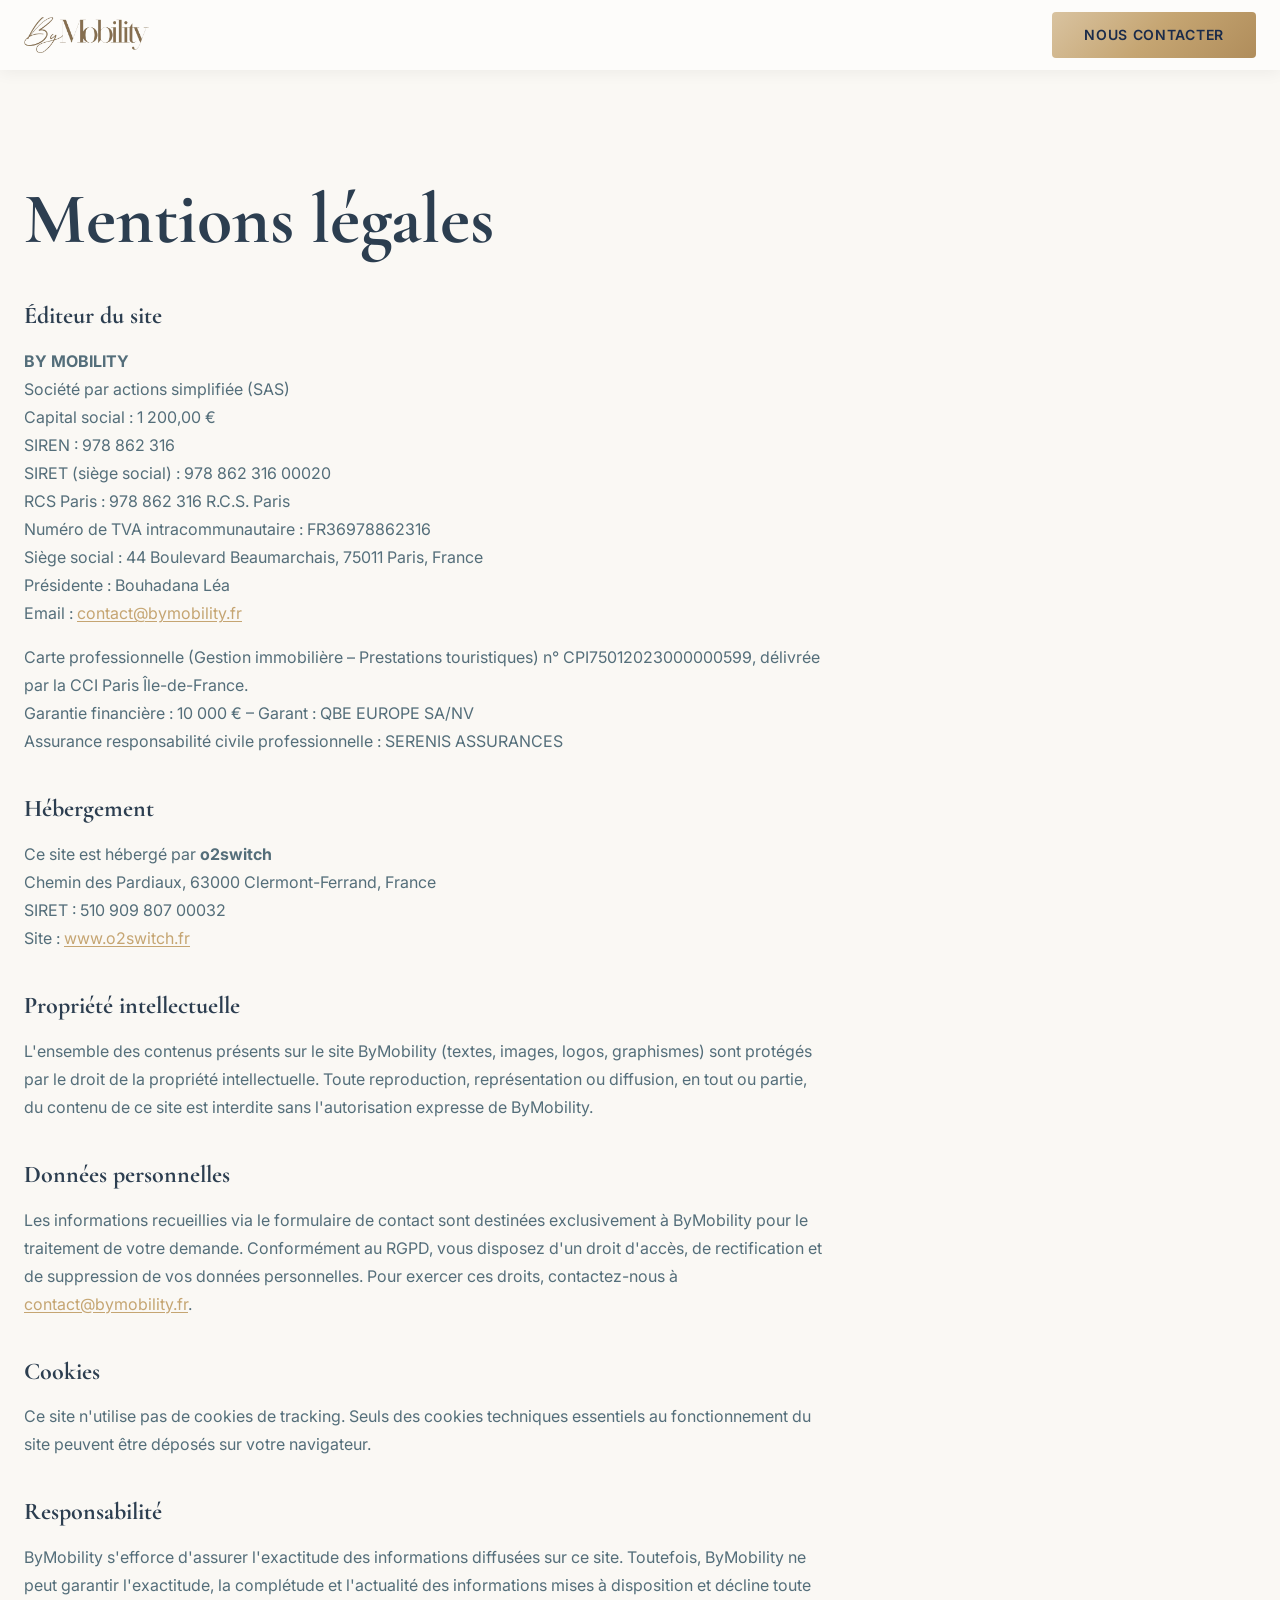
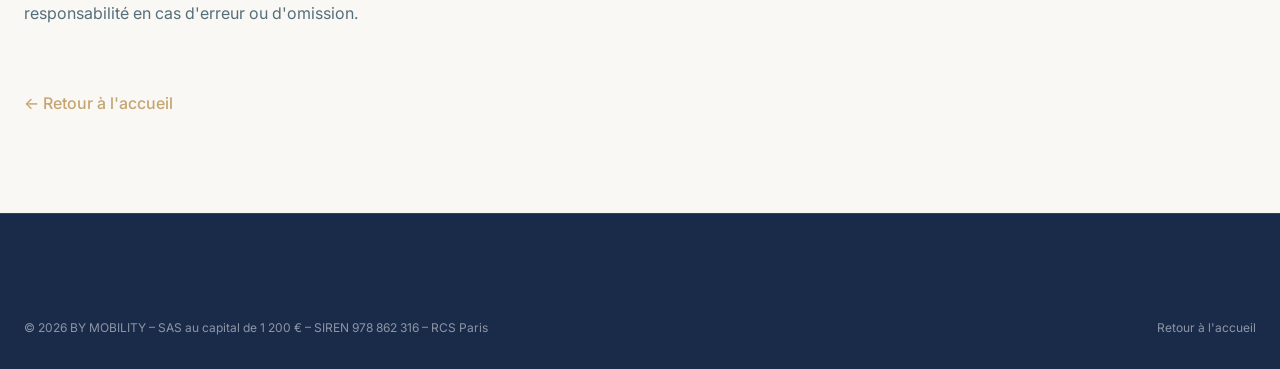
<file: mentions-legales.html>
<!doctype html>
<html lang="fr">
  <head>
    <meta charset="UTF-8" />
    <meta name="viewport" content="width=device-width, initial-scale=1.0" />
    <title>Mentions légales – ByMobility</title>
    <meta
      name="description"
      content="Mentions légales du site ByMobility, conciergerie premium à Paris."
    />
    <link
      rel="icon"
      href="data:image/svg+xml,<svg xmlns='http://www.w3.org/2000/svg' viewBox='0 0 32 32'><rect width='32' height='32' rx='6' fill='%230B1528'/><text x='50%25' y='54%25' dominant-baseline='middle' text-anchor='middle' font-family='Georgia,serif' font-size='18' font-weight='700' fill='%23C9A96E'>B</text></svg>"
      type="image/svg+xml"
    />
    <link rel="apple-touch-icon" href="/apple-touch-icon.png" />
    <link rel="manifest" href="/manifest.json" />
    <meta name="theme-color" content="#0b1528" />
    <link rel="stylesheet" href="css/style.css?v=1.0.8" />
    <link rel="preconnect" href="https://fonts.googleapis.com" />
    <link rel="preconnect" href="https://fonts.gstatic.com" crossorigin />
    <link
      rel="preload"
      as="style"
      href="https://fonts.googleapis.com/css2?family=Cinzel:wght@400;500;700&family=Cormorant+Garamond:ital,wght@0,300;0,400;0,500;0,600;1,400;1,500;1,600;1,700&family=Inter:wght@300;400;500;600&display=swap"
      onload="
        this.onload = null;
        this.rel = 'stylesheet';
      "
    />
    <noscript>
      <link
        rel="stylesheet"
        href="https://fonts.googleapis.com/css2?family=Cinzel:wght@400;500;700&family=Cormorant+Garamond:ital,wght@0,300;0,400;0,500;0,600;1,400;1,500;1,600;1,700&family=Inter:wght@300;400;500;600&display=swap"
      />
    </noscript>
  </head>
  <body>
    <nav class="navbar scrolled" aria-label="Navigation principale">
      <div class="navbar__inner container">
        <a
          href="index.html"
          class="navbar__logo"
          aria-label="ByMobility – Accueil"
        >
          <img src="img/logo.png?v=1" alt="ByMobility" width="156" height="45" />
        </a>
        <div class="navbar__actions">
          <a href="index.html#contact" class="btn btn--primary"
            >Nous contacter</a
          >
        </div>
      </div>
    </nav>

    <main>
      <section class="legal section">
        <div class="container">
          <h1>Mentions légales</h1>

          <div class="legal__content">
            <h2>Éditeur du site</h2>
            <p>
              <strong>BY MOBILITY</strong><br />
              Société par actions simplifiée (SAS)<br />
              Capital social : 1 200,00 €<br />
              SIREN : 978 862 316<br />
              SIRET (siège social) : 978 862 316 00020<br />
              RCS Paris : 978 862 316 R.C.S. Paris<br />
              Numéro de TVA intracommunautaire : FR36978862316<br />
              Siège social : 44 Boulevard Beaumarchais, 75011 Paris, France<br />
              Présidente : Bouhadana Léa<br />
              Email :
              <a href="mailto:contact@bymobility.fr">contact@bymobility.fr</a>
            </p>
            <p>
              Carte professionnelle (Gestion immobilière – Prestations
              touristiques) n° CPI75012023000000599, délivrée par la CCI Paris
              Île-de-France.<br />
              Garantie financière : 10 000 € – Garant : QBE EUROPE SA/NV<br />
              Assurance responsabilité civile professionnelle : SERENIS
              ASSURANCES
            </p>

            <h2>Hébergement</h2>
            <p>
              Ce site est hébergé par <strong>o2switch</strong><br />
              Chemin des Pardiaux, 63000 Clermont-Ferrand, France<br />
              SIRET : 510 909 807 00032<br />
              Site :
              <a
                href="https://www.o2switch.fr"
                target="_blank"
                rel="noopener noreferrer"
                >www.o2switch.fr</a
              >
            </p>

            <h2>Propriété intellectuelle</h2>
            <p>
              L'ensemble des contenus présents sur le site ByMobility (textes,
              images, logos, graphismes) sont protégés par le droit de la
              propriété intellectuelle. Toute reproduction, représentation ou
              diffusion, en tout ou partie, du contenu de ce site est interdite
              sans l'autorisation expresse de ByMobility.
            </p>

            <h2>Données personnelles</h2>
            <p>
              Les informations recueillies via le formulaire de contact sont
              destinées exclusivement à ByMobility pour le traitement de votre
              demande. Conformément au RGPD, vous disposez d'un droit d'accès,
              de rectification et de suppression de vos données personnelles.
              Pour exercer ces droits, contactez-nous à
              <a href="mailto:contact@bymobility.fr">contact@bymobility.fr</a>.
            </p>

            <h2>Cookies</h2>
            <p>
              Ce site n'utilise pas de cookies de tracking. Seuls des cookies
              techniques essentiels au fonctionnement du site peuvent être
              déposés sur votre navigateur.
            </p>

            <h2>Responsabilité</h2>
            <p>
              ByMobility s'efforce d'assurer l'exactitude des informations
              diffusées sur ce site. Toutefois, ByMobility ne peut garantir
              l'exactitude, la complétude et l'actualité des informations mises
              à disposition et décline toute responsabilité en cas d'erreur ou
              d'omission.
            </p>
          </div>

          <a href="index.html" class="legal__back">&larr; Retour à l'accueil</a>
        </div>
      </section>
    </main>

    <footer class="footer">
      <div class="container">
        <div class="footer__bottom" style="margin-top: 0; border-top: none">
          <p>
            &copy; 2026 BY MOBILITY – SAS au capital de 1 200 € – SIREN 978 862
            316 – RCS Paris
          </p>
          <a href="index.html">Retour à l'accueil</a>
        </div>
      </div>
    </footer>
  </body>
</html>
</file>
<file: css/style.css>
/* ═══════════════════════════════════════════════════
   ByMobility – Premium Showcase
   Vanilla CSS (converted from SCSS tokens + mixins)
   ═══════════════════════════════════════════════════ */

/* ─── Fonts chargées via <link> dans le HTML ─── */

/* ─── Custom Properties (Design Tokens) ─── */
:root {
  /* Colors - Palette Luxe Lumineux */
  /* Backgrounds clairs et élégants */
  --cream-50: #fdfcfa;
  --cream-100: #faf8f4;
  --cream-200: #f5f1ea;
  --cream-300: #ede7db;
  --sand-100: #f9f6f1;
  --sand-200: #f0ebe3;

  /* Navy doux - utilisé avec parcimonie pour les accents */
  --navy-50: #f7f9fc;
  --navy-100: #e8edf5;
  --navy-200: #d1dcea;
  --navy-300: #a8bbdb;
  --navy-500: #4a6ba3;
  --navy-700: #2c4570;
  --navy-900: #1a2b4a;

  /* Or champagne/rose - plus doux et raffiné */
  --gold-200: #f5e6d3;
  --gold-300: #e8d4b8;
  --gold-400: #d9c3a0;
  --gold-500: #c5a572;
  --gold-600: #b08d5b;
  --gold-700: #9a7548;

  --white: #ffffff;
  --black: #000000;

  /* Textes sur fond clair */
  --text-primary: #2c3e50;
  --text-secondary: #546e7a;
  --text-muted: #78909c;
  --text-light: #b0bec5;
  --text-on-dark: #fdfcfa;

  /* Typography */
  --font-heading: "Cormorant Garamond", Georgia, "Times New Roman", serif;
  --font-display: "Cinzel", Georgia, serif;
  --font-body:
    "Inter", -apple-system, BlinkMacSystemFont, "Segoe UI", sans-serif;

  --fs-xs: 0.75rem;
  --fs-sm: 0.875rem;
  --fs-base: 1rem;
  --fs-lg: 1.125rem;
  --fs-xl: 1.25rem;
  --fs-2xl: 1.5rem;
  --fs-3xl: 1.875rem;
  --fs-4xl: 2.25rem;
  --fs-5xl: 3rem;
  --fs-6xl: 3.75rem;
  --fs-7xl: 4.5rem;

  /* Spacing */
  --space-1: 0.25rem;
  --space-2: 0.5rem;
  --space-3: 0.75rem;
  --space-4: 1rem;
  --space-5: 1.25rem;
  --space-6: 1.5rem;
  --space-8: 2rem;
  --space-10: 2.5rem;
  --space-12: 3rem;
  --space-16: 4rem;
  --space-20: 5rem;
  --space-24: 6rem;
  --space-32: 8rem;

  /* Layout */
  --container-max: 1280px;
  --container-padding: 1.5rem;

  /* Borders */
  --radius-sm: 4px;
  --radius-md: 8px;
  --radius-lg: 12px;
  --radius-xl: 16px;
  --radius-full: 9999px;

  /* Shadows */
  --shadow-sm: 0 1px 2px rgba(0, 0, 0, 0.05);
  --shadow-md: 0 4px 6px rgba(0, 0, 0, 0.07);
  --shadow-lg: 0 10px 15px rgba(0, 0, 0, 0.1);
  --shadow-xl: 0 20px 25px rgba(0, 0, 0, 0.1);
  --shadow-gold: 0 4px 20px rgba(201, 169, 110, 0.3);

  /* Transitions */
  --ease-out: cubic-bezier(0.16, 1, 0.3, 1);
  --ease-in-out: cubic-bezier(0.65, 0, 0.35, 1);
  --duration-fast: 300ms;
  --duration-normal: 450ms;
  --duration-slow: 750ms;
  --duration-reveal: 1100ms;

  /* Z-index */
  --z-base: 1;
  --z-dropdown: 10;
  --z-sticky: 50;
  --z-overlay: 100;
  --z-modal: 200;
}

/* ─── Reset ─── */
*,
*::before,
*::after {
  box-sizing: border-box;
  margin: 0;
  padding: 0;
}

html {
  scroll-behavior: smooth;
  -webkit-text-size-adjust: 100%;
  text-size-adjust: 100%;
  overflow-x: hidden;
}

body {
  margin: 0;
  font-family: var(--font-body);
  font-size: var(--fs-base);
  line-height: 1.6;
  color: var(--text-primary);
  background-color: var(--cream-50);
  -webkit-font-smoothing: antialiased;
  -moz-osx-font-smoothing: grayscale;
  scroll-behavior: smooth;
  overflow-x: hidden;
}

body.no-scroll {
  overflow: hidden;
}

img,
picture,
video,
canvas,
svg {
  display: block;
  max-width: 100%;
}

input,
button,
textarea,
select {
  font: inherit;
  color: inherit;
}

button {
  cursor: pointer;
  border: none;
  background: none;
}

a {
  color: inherit;
  text-decoration: none;
}

ul,
ol {
  list-style: none;
}

h1,
h2,
h3,
h4,
h5,
h6 {
  overflow-wrap: break-word;
  font-family: var(--font-heading);
  font-weight: 700;
  line-height: 1.2;
  color: var(--text-primary);
}

p {
  overflow-wrap: break-word;
  font-family: var(--font-body);
  font-weight: 400;
  color: var(--text-secondary);
}

::selection {
  background-color: var(--gold-200);
  color: var(--navy-700);
}

/* ─── Typography Scale ─── */
h1 {
  font-size: var(--fs-5xl);
}
h2 {
  font-size: var(--fs-3xl);
}
h3 {
  font-size: var(--fs-2xl);
}
h4 {
  font-size: var(--fs-xl);
}

@media (min-width: 768px) {
  h1 {
    font-size: var(--fs-6xl);
  }
  h2 {
    font-size: var(--fs-4xl);
  }
  h3 {
    font-size: var(--fs-3xl);
  }
  h4 {
    font-size: var(--fs-2xl);
  }
}

@media (min-width: 1024px) {
  h1 {
    font-size: var(--fs-7xl);
  }
  h2 {
    font-size: var(--fs-5xl);
  }
}

/* ─── Utilities ─── */
.container {
  width: 100%;
  max-width: var(--container-max);
  margin-inline: auto;
  padding-inline: var(--container-padding);
}

.section {
  padding-block: var(--space-16);
}

@media (min-width: 768px) {
  .section {
    padding-block: var(--space-20);
  }
}

@media (min-width: 1024px) {
  .section {
    padding-block: var(--space-24);
  }
}

.sr-only {
  position: absolute;
  width: 1px;
  height: 1px;
  padding: 0;
  margin: -1px;
  overflow: hidden;
  clip: rect(0, 0, 0, 0);
  white-space: nowrap;
  border-width: 0;
}

.bg-cream-50 {
  background-color: var(--cream-50);
}
.bg-cream-100 {
  background-color: var(--cream-100);
}
.bg-cream-200 {
  background-color: var(--cream-200);
}
.bg-sand-100 {
  background-color: var(--sand-100);
}
.bg-navy-100 {
  background-color: var(--navy-100);
}
.bg-navy-700 {
  background-color: var(--navy-700);
}
.bg-navy-900 {
  background-color: var(--navy-900);
}

.text-on-dark {
  color: var(--text-on-dark);
}
.text-on-dark h1,
.text-on-dark h2,
.text-on-dark h3,
.text-on-dark h4 {
  color: var(--white);
}
.text-on-dark p {
  color: var(--text-on-dark);
}

.text-gold {
  color: var(--gold-600);
}

.gold-gradient-text {
  background: linear-gradient(135deg, var(--gold-500), var(--gold-700));
  -webkit-background-clip: text;
  background-clip: text;
  -webkit-text-fill-color: transparent;
}

.micro-label {
  font-family: var(--font-display);
  font-size: var(--fs-xs);
  font-weight: 400;
  letter-spacing: 0.28em;
  text-transform: uppercase;
  color: var(--gold-600);
}

/* ─── Keyframes ─── */
@keyframes fade-up {
  from {
    opacity: 0;
    transform: translateY(18px);
  }
  to {
    opacity: 1;
    transform: translateY(0);
  }
}

@keyframes fade-in {
  from {
    opacity: 0;
  }
  to {
    opacity: 1;
  }
}

@keyframes slide-left {
  from {
    opacity: 0;
    transform: translateX(40px);
  }
  to {
    opacity: 1;
    transform: translateX(0);
  }
}

@keyframes slide-right {
  from {
    opacity: 0;
    transform: translateX(-40px);
  }
  to {
    opacity: 1;
    transform: translateX(0);
  }
}

@keyframes scale-in {
  from {
    opacity: 0;
    transform: scale(0.95);
  }
  to {
    opacity: 1;
    transform: scale(1);
  }
}

@keyframes scroll-indicator {
  0%,
  100% {
    transform: translateY(0);
    opacity: 1;
  }
  50% {
    transform: translateY(8px);
    opacity: 0.5;
  }
}

@keyframes hero-scroll-float {
  0%,
  100% {
    transform: translateX(-50%) translateY(0px);
  }
  50% {
    transform: translateX(-50%) translateY(-7px);
  }
}

/* ─── Reveal on Scroll — pure transition, bidirectional ─── */
.reveal {
  opacity: 0;
  transition:
    opacity var(--duration-reveal) var(--ease-out),
    transform var(--duration-reveal) var(--ease-out);
  transition-delay: 0ms; /* exit: no delay */
}

.reveal--fade-up {
  transform: translateY(18px);
}
.reveal--slide-left {
  transform: translateX(24px);
}
.reveal--slide-right {
  transform: translateX(-24px);
}
.reveal--scale-in {
  transform: scale(0.95);
}
.reveal--fade-in {
  transform: none;
}

/* Enter state — delay only on entry */
.reveal.in-view {
  opacity: 1;
  transform: none;
  transition-delay: var(--delay, 0ms);
}

@media (prefers-reduced-motion: reduce) {
  html {
    scroll-behavior: auto;
  }
  *,
  *::before,
  *::after {
    animation-duration: 0.01ms !important;
    animation-iteration-count: 1 !important;
    transition-duration: 0.01ms !important;
  }
  .reveal {
    opacity: 1;
    transform: none;
  }
}

/* ═══════════════════════════════════════════
   COMPONENTS
   ═══════════════════════════════════════════ */

/* ─── Buttons ─── */
.btn {
  display: inline-flex;
  align-items: center;
  justify-content: center;
  gap: var(--space-2);
  padding: var(--space-3) var(--space-8);
  font-family: var(--font-body);
  font-size: var(--fs-sm);
  font-weight: 600;
  letter-spacing: 0.05em;
  text-transform: uppercase;
  border-radius: var(--radius-sm);
  cursor: pointer;
  border: none;
  transition:
    background-color var(--duration-normal) var(--ease-out),
    color var(--duration-normal) var(--ease-out),
    box-shadow var(--duration-normal) var(--ease-out),
    transform var(--duration-normal) var(--ease-out);
}

.btn:focus-visible {
  outline: 2px solid var(--gold-500);
  outline-offset: 2px;
}

.btn:active {
  transform: scale(0.98);
}

.btn--primary {
  background: linear-gradient(
    135deg,
    var(--gold-400),
    var(--gold-500),
    var(--gold-600)
  );
  color: var(--navy-900);
  position: relative;
  overflow: hidden;
}

.btn--primary::after {
  content: "";
  position: absolute;
  inset: 0;
  background: linear-gradient(
    105deg,
    transparent 40%,
    rgba(255, 255, 255, 0.2) 45%,
    rgba(255, 255, 255, 0.3) 50%,
    rgba(255, 255, 255, 0.2) 55%,
    transparent 60%
  );
  transform: translateX(-100%);
  transition: transform var(--duration-slow) var(--ease-out);
}

.btn--primary:hover::after {
  transform: translateX(100%);
}

.btn--primary:hover {
  box-shadow: var(--shadow-gold);
}

.btn--outline {
  background: transparent;
  border: 2px solid var(--gold-600);
  color: var(--navy-900);
}

.btn--outline:hover {
  background: var(--gold-600);
  color: var(--white);
  border-color: var(--gold-600);
}

/* ─── Section Heading ─── */
.section-heading {
  margin-bottom: var(--space-12);
  text-align: center;
}

@media (min-width: 768px) {
  .section-heading {
    margin-bottom: var(--space-16);
  }
}

.section-heading__label {
  display: block;
  margin-bottom: var(--space-3);
}

.section-heading__title {
  margin-bottom: var(--space-4);
}

.section-heading__subtitle {
  font-size: var(--fs-lg);
  max-width: 600px;
  margin-inline: auto;
}

.section-heading--left {
  text-align: left;
}

.section-heading--left .section-heading__subtitle {
  margin-inline: 0;
}

.section-heading--light .section-heading__title {
  color: var(--white);
}

.section-heading--light .section-heading__subtitle {
  color: var(--text-on-dark);
}

/* ─── Gold Separator ─── */
.gold-separator {
  display: flex;
  align-items: center;
  justify-content: center;
  gap: var(--space-3);
  margin-top: var(--space-6);
}

.section-heading--left .gold-separator {
  justify-content: flex-start;
}

.gold-separator .line {
  display: block;
  width: 40px;
  height: 1px;
  background: var(--gold-500);
}

.gold-separator .diamond {
  color: var(--gold-500);
  width: 10px;
  height: 10px;
  flex-shrink: 0;
}

/* ─── Star Rating ─── */
.stars {
  display: flex;
  gap: 2px;
}

.star {
  color: var(--cream-300);
  width: 18px;
  height: 18px;
}

.star.filled {
  color: var(--gold-500);
}

/* ═══════════════════════════════════════════
   NAVBAR
   ═══════════════════════════════════════════ */
.navbar {
  position: fixed;
  top: 0;
  left: 0;
  right: 0;
  z-index: var(--z-sticky);
  padding: var(--space-4) 0;
  background-color: transparent;
  transition:
    padding var(--duration-normal) var(--ease-out),
    background-color var(--duration-normal) var(--ease-out),
    box-shadow var(--duration-normal) var(--ease-out);
}

.navbar.scrolled {
  background: rgba(253, 252, 250, 0.98);
  backdrop-filter: blur(12px);
  padding: var(--space-3) 0;
  box-shadow: 0 2px 16px rgba(0, 0, 0, 0.06);
}

.navbar__inner {
  display: flex;
  align-items: center;
  justify-content: space-between;
  gap: var(--space-4);
}

.navbar__logo {
  display: flex;
  align-items: center;
  text-decoration: none;
}

.navbar__logo img {
  height: 45px;
  width: auto;
  max-width: 190px;
  object-fit: contain;
  display: block;
  transition:
    height var(--duration-normal) var(--ease-out),
    filter var(--duration-normal) var(--ease-out);
  /* Halo diffus #d5d1c3 subtilement renforcé et orienté vers la gauche */
  filter: drop-shadow(-2px 0 8px #d5d1c3) drop-shadow(0 0 10px #d5d1c3);
}

.navbar.scrolled .navbar__logo img {
  height: 36px;
  filter: none;
}

.navbar__logo .logo-text {
  font-family: var(--font-display);
  font-size: var(--fs-2xl);
  font-weight: 500;
  letter-spacing: 0.06em;
  color: var(--white);
  transition: color var(--duration-normal) var(--ease-out);
}

.navbar.scrolled .navbar__logo .logo-text {
  color: var(--navy-900);
}

.navbar__logo .logo-accent {
  color: var(--gold-400);
  transition: color var(--duration-normal) var(--ease-out);
}

.navbar.scrolled .navbar__logo .logo-accent {
  color: var(--gold-600);
}

.navbar__actions {
  display: flex;
  align-items: center;
  gap: var(--space-3);
}

/* ─── Navigation desktop ─── */
.navbar__nav {
  display: none;
  position: relative;
  flex: 1;
  justify-content: center;
}

@media (min-width: 1024px) {
  .navbar__nav {
    display: flex;
    align-items: center;
  }
}

.navbar__nav > ul {
  display: flex;
  align-items: center;
  list-style: none;
  padding: 0;
  margin: 0;
}

.nav__link {
  display: block;
  padding: 6px 13px;
  font-family: var(--font-body);
  font-size: 0.68rem;
  font-weight: 500;
  letter-spacing: 0.09em;
  text-transform: uppercase;
  color: rgba(255, 255, 255, 0.7);
  text-decoration: none;
  white-space: nowrap;
  position: relative;
  z-index: 1;
  transition: color var(--duration-fast) var(--ease-out);
}

.navbar.scrolled .nav__link {
  color: var(--navy-600);
}

.nav__link:hover,
.nav__link.active {
  color: var(--white);
}

.navbar.scrolled .nav__link:hover,
.navbar.scrolled .nav__link.active {
  color: var(--navy-900);
}

/* Pill animée */
.nav__indicator {
  position: absolute;
  top: 50%;
  left: 0;
  height: 30px;
  width: 80px; /* remplace par JS */
  margin-top: -15px;
  border-radius: var(--radius-full);
  background: rgba(255, 255, 255, 0.11);
  border: 1px solid rgba(255, 255, 255, 0.16);
  pointer-events: none;
  opacity: 0;
  transform: translateX(0px);
  transition:
    transform 0.45s cubic-bezier(0.22, 1, 0.36, 1),
    width 0.45s cubic-bezier(0.22, 1, 0.36, 1),
    opacity 0.3s ease,
    background 0.4s ease,
    border-color 0.4s ease;
}

.navbar.scrolled .nav__indicator {
  background: rgba(26, 43, 74, 0.07);
  border-color: rgba(26, 43, 74, 0.12);
}

.nav__indicator.visible {
  opacity: 1;
}

/* ─── Hamburger ─── */
.navbar__hamburger {
  display: flex;
  flex-direction: column;
  justify-content: center;
  gap: 5px;
  width: 34px;
  height: 34px;
  background: none;
  border: none;
  cursor: pointer;
  padding: 5px;
  flex-shrink: 0;
}

@media (min-width: 1024px) {
  .navbar__hamburger {
    display: none;
  }
}

.navbar__hamburger span {
  display: block;
  height: 1.5px;
  width: 100%;
  border-radius: 2px;
  background: var(--white);
  transition:
    transform 0.35s var(--ease-in-out),
    opacity 0.25s ease,
    width 0.3s ease;
  transform-origin: center;
}

.navbar.scrolled .navbar__hamburger span {
  background: var(--navy-900);
}

.navbar__hamburger.open span:nth-child(1) {
  transform: translateY(6.5px) rotate(45deg);
}
.navbar__hamburger.open span:nth-child(2) {
  opacity: 0;
  transform: scaleX(0);
}
.navbar__hamburger.open span:nth-child(3) {
  transform: translateY(-6.5px) rotate(-45deg);
}

/* ─── Mobile Menu ─── */
.mobile-menu {
  position: fixed;
  inset: 0;
  z-index: var(--z-overlay);
  background: rgba(253, 252, 250, 0.98);
  backdrop-filter: blur(20px);
  animation: fade-in 300ms var(--ease-out);
  display: none;
}

.mobile-menu.active {
  display: block;
}

@media (min-width: 1024px) {
  .mobile-menu {
    display: none !important;
  }
}

.mobile-menu__content {
  display: flex;
  flex-direction: column;
  justify-content: center;
  align-items: center;
  height: 100%;
  padding: var(--space-20) var(--space-6);
}

.mobile-menu__links {
  display: flex;
  flex-direction: column;
  align-items: center;
  gap: var(--space-6);
}

.mobile-menu__links li {
  opacity: 0;
  animation: fade-up 400ms var(--ease-out) forwards;
}

.mobile-menu__links li:nth-child(1) {
  animation-delay: 50ms;
}
.mobile-menu__links li:nth-child(2) {
  animation-delay: 100ms;
}
.mobile-menu__links li:nth-child(3) {
  animation-delay: 150ms;
}
.mobile-menu__links li:nth-child(4) {
  animation-delay: 200ms;
}
.mobile-menu__links li:nth-child(5) {
  animation-delay: 250ms;
}
.mobile-menu__links li:nth-child(6) {
  animation-delay: 300ms;
}
.mobile-menu__links li:nth-child(7) {
  animation-delay: 350ms;
}
.mobile-menu__links li:nth-child(8) {
  animation-delay: 400ms;
}

.mobile-menu__link {
  font-family: var(--font-heading);
  font-size: var(--fs-2xl);
  font-weight: 700;
  color: var(--navy-900);
  transition: color var(--duration-normal) var(--ease-out);
}

.mobile-menu__link:hover {
  color: var(--gold-600);
}

.mobile-menu__close {
  position: absolute;
  top: var(--space-6);
  right: var(--space-6);
  display: flex;
  align-items: center;
  justify-content: center;
  width: 42px;
  height: 42px;
  border-radius: 50%;
  background: rgba(26, 43, 74, 0.07);
  border: 1px solid rgba(26, 43, 74, 0.12);
  color: var(--navy-900);
  cursor: pointer;
  transition:
    background var(--duration-fast) ease,
    transform var(--duration-fast) ease;
}

.mobile-menu__close:hover {
  background: rgba(26, 43, 74, 0.14);
  transform: rotate(90deg);
}

.mobile-menu__cta {
  margin-top: var(--space-10);
  opacity: 0;
  animation: fade-up 400ms var(--ease-out) forwards;
  animation-delay: 500ms;
}

/* ═══════════════════════════════════════════
   HERO
   ═══════════════════════════════════════════ */
.hero {
  position: relative;
  min-height: 100vh;
  min-height: 100dvh;
  display: flex;
  align-items: center;
  justify-content: center;
  overflow: hidden;
}

/* Lens flare — points lumineux alignés comme le soleil sur une vitre */
.hero::before {
  content: "";
  position: absolute;
  inset: 0;
  z-index: 2;
  pointer-events: none;
  background:
    /* Source solaire — halo chaud diffus en haut à droite */
    radial-gradient(
      ellipse 140px 140px at 82% 8%,
      rgba(255, 248, 220, 0.7) 0%,
      transparent 100%
    ),
    /* Couronne autour de la source */
    radial-gradient(
        ellipse 120px 120px at 76% 20%,
        rgba(255, 248, 220, 0.5) 0%,
        transparent 100%
      ),
    /* Reflet 1 — petit point vif */
    radial-gradient(
        circle 7px at 76% 20%,
        rgba(255, 255, 255, 0.82) 0%,
        transparent 100%
      ),
    /* Couronne autour de la source */
    radial-gradient(
        ellipse 80px 80px at 70% 30%,
        rgba(255, 248, 220, 0.3) 0%,
        transparent 100%
      ),
    /* Reflet 1 — petit point vif */
    radial-gradient(
        circle 7px at 70% 30%,
        rgba(255, 255, 255, 0.82) 0%,
        transparent 100%
      );
}

.hero__bg {
  position: absolute;
  inset: -28% 0;
  z-index: 0;
}

.hero__bg img {
  width: 100%;
  height: 100%;
  object-fit: cover;
  /* Blur proportionnel à la taille de l'écran via clamp() :
     5px sur mobile → 8px sur 2K, progression linéaire entre les deux */
  filter: blur(clamp(5px, 0.35vw, 8px));
  transform: scale(1.06); /* évite les bords flous visibles */
}

.hero__overlay {
  position: absolute;
  inset: 0;
  z-index: 1;

  /* Fond vitré — blanc très léger */
  background: linear-gradient(
    160deg,
    rgba(255, 255, 255, 0.2) 0%,
    rgba(255, 255, 255, 0.13) 50%,
    rgba(255, 255, 255, 0.22) 100%
  );

  /* Verre dépoli : saturation et luminosité uniquement
     (le blur est appliqué directement sur l'image via filter pour être cross-device) */
  -webkit-backdrop-filter: saturate(0.8) brightness(1.04);
  backdrop-filter: saturate(0.8) brightness(1.04);

  /* Épaisseur de vitre — bords luminescents sur les 4 côtés */
  box-shadow:
    /* Ligne fine lumineuse sur chaque bord */
    inset 0 2px 0 rgba(255, 255, 255, 0.72),
    inset 0 -2px 0 rgba(255, 255, 255, 0.52),
    inset 2px 0 0 rgba(255, 255, 255, 0.52),
    inset -2px 0 0 rgba(255, 255, 255, 0.38),
    /* Halo lumineux derrière chaque ligne */ inset 0 8px 16px -4px
      rgba(255, 255, 255, 0.38),
    inset 0 -8px 16px -4px rgba(255, 255, 255, 0.26),
    inset 8px 0 16px -4px rgba(255, 255, 255, 0.26),
    inset -8px 0 16px -4px rgba(255, 255, 255, 0.18);
}

/* Grain physique — texture de verre */
.hero__overlay::before {
  content: "";
  position: absolute;
  inset: 0;
  background-image: url("data:image/svg+xml,%3Csvg xmlns='http://www.w3.org/2000/svg' width='400' height='400'%3E%3Cfilter id='grain'%3E%3CfeTurbulence type='fractalNoise' baseFrequency='0.68' numOctaves='4' stitchTiles='stitch'/%3E%3CfeColorMatrix type='saturate' values='0'/%3E%3C/filter%3E%3Crect width='400' height='400' filter='url(%23grain)' opacity='1'/%3E%3C/svg%3E");
  background-size: 180px 180px;
  opacity: 0.4;
  mix-blend-mode: soft-light;
  pointer-events: none;
  border-radius: inherit;
}

/* Reflet spéculaire + vignette profondeur */
.hero__overlay::after {
  content: "";
  position: absolute;
  inset: 0;
  background:
    /* Vignette coins — profondeur de champ */
    radial-gradient(
      ellipse 88% 75% at 50% 50%,
      transparent 38%,
      rgba(18, 28, 48, 0.22) 100%
    ),
    /* Reflet spéculaire diagonal — lustre de verre */
    linear-gradient(
        148deg,
        rgba(255, 255, 255, 0.42) 0%,
        rgba(255, 255, 255, 0.1) 12%,
        rgba(255, 255, 255, 0) 30%,
        rgba(255, 255, 255, 0) 78%,
        rgba(255, 255, 255, 0.09) 100%
      );
  pointer-events: none;
}

.hero__content {
  position: relative;
  z-index: 2;
  text-align: center;
  padding: var(--space-24) var(--space-6) var(--space-16);
  max-width: 900px;
  animation: fade-up var(--duration-reveal) var(--ease-out);
}

.hero__label {
  display: block;
  margin-bottom: var(--space-6);
  font-size: var(--fs-sm);
  text-shadow: 0 1px 4px rgba(255, 255, 255, 0.45);
  font-weight: 600;
}

.hero__title {
  font-family: var(--font-display);
  font-size: var(--fs-4xl);
  font-weight: 400;
  color: var(--navy-900);
  line-height: 1.15;
  letter-spacing: 0.02em;
  margin-bottom: var(--space-6);
  text-shadow:
    0 1px 4px rgba(255, 255, 255, 0.55),
    0 2px 12px rgba(255, 255, 255, 0.35);
}

@media (min-width: 768px) {
  .hero__title {
    font-size: var(--fs-5xl);
  }
}

@media (min-width: 1024px) {
  .hero__title {
    font-size: var(--fs-6xl);
    letter-spacing: 0.01em;
  }
}

.hero__title .gold {
  font-family: var(--font-heading);
  font-style: italic;
  font-weight: 600;
  font-size: 1.15em;
  color: var(--gold-600);
  letter-spacing: 0;
}

.hero__subtitle {
  font-size: var(--fs-base);
  color: var(--text-primary);
  line-height: 1.75;
  max-width: 650px;
  margin-inline: auto;
  margin-bottom: var(--space-8);
  text-shadow:
    0 1px 3px rgba(255, 255, 255, 0.9),
    0 2px 8px rgba(255, 255, 255, 0.7);
  font-weight: 500;
}

@media (min-width: 768px) {
  .hero__subtitle {
    font-size: var(--fs-lg);
  }
}

.hero__ctas {
  display: flex;
  flex-direction: column;
  gap: var(--space-4);
  align-items: center;
}

@media (min-width: 640px) {
  .hero__ctas {
    flex-direction: row;
    justify-content: center;
  }
}

.hero__scroll {
  position: absolute;
  bottom: var(--space-8);
  left: 50%;
  transform: translateX(-50%);
  z-index: 2;
  display: flex;
  flex-direction: column;
  align-items: center;
  gap: var(--space-2);
  text-decoration: none;
  cursor: pointer;
  animation: hero-scroll-float 2.8s ease-in-out infinite;
}

.hero__scroll:hover .scroll-text {
  color: var(--gold-500);
  text-shadow:
    0 0 16px rgba(197, 165, 114, 0.8),
    0 1px 3px rgba(255, 255, 255, 0.6);
}

.hero__scroll:hover .scroll-line {
  box-shadow:
    0 0 14px rgba(197, 165, 114, 0.9),
    0 0 4px rgba(197, 165, 114, 1);
}

.scroll-text {
  font-size: var(--fs-xs);
  font-weight: 600;
  letter-spacing: 0.18em;
  text-transform: uppercase;
  color: var(--navy-900);
  text-shadow:
    0 0 12px rgba(255, 255, 255, 0.9),
    0 1px 3px rgba(255, 255, 255, 0.7);
}

.scroll-line {
  width: 2px;
  height: 44px;
  background: linear-gradient(180deg, var(--gold-500) 0%, var(--gold-600) 100%);
  box-shadow:
    0 0 8px rgba(197, 165, 114, 0.7),
    0 0 2px rgba(197, 165, 114, 1);
  animation: scroll-indicator 2s ease-in-out infinite;
}

/* ═══════════════════════════════════════════
   SERVICES
   ═══════════════════════════════════════════ */
.services__grid {
  display: grid;
  grid-template-columns: 1fr;
  gap: var(--space-8);
}

@media (min-width: 768px) {
  .services__grid {
    grid-template-columns: repeat(2, 1fr);
  }
}

.service-card {
  background: var(--white);
  border-radius: var(--radius-lg);
  box-shadow: var(--shadow-sm);
  border: 1px solid var(--cream-300);
  padding: var(--space-8);
  display: flex;
  flex-direction: column;
  transition:
    transform var(--duration-normal) var(--ease-out),
    box-shadow var(--duration-normal) var(--ease-out);
}

@media (min-width: 768px) {
  .service-card {
    padding: var(--space-10);
  }
}

.service-card:hover {
  transform: translateY(-4px);
  box-shadow: var(--shadow-xl);
}

.service-card__header {
  margin-bottom: var(--space-6);
}

.service-card__title {
  font-size: var(--fs-2xl);
  margin-bottom: var(--space-2);
  color: var(--navy-900);
}

.service-card__subtitle {
  margin-bottom: var(--space-4);
}

.service-card__commission {
  display: flex;
  align-items: baseline;
  gap: var(--space-2);
}

.commission-value {
  font-family: var(--font-heading);
  font-size: var(--fs-4xl);
  font-weight: 700;
}

.commission-label {
  font-size: var(--fs-xs);
  color: var(--text-secondary);
}

.service-card__desc {
  margin-bottom: var(--space-6);
  line-height: 1.8;
  color: var(--text-secondary);
}

.service-card__features {
  display: flex;
  flex-direction: column;
  gap: var(--space-3);
  margin-bottom: var(--space-8);
  flex: 1;
}

.service-card__features li {
  display: flex;
  align-items: flex-start;
  gap: var(--space-3);
  font-size: var(--fs-sm);
  line-height: 1.6;
  color: var(--text-primary);
}

.service-card__features li svg {
  color: var(--gold-500);
  flex-shrink: 0;
  margin-top: 2px;
}

.service-card__cta {
  margin-top: auto;
}

/* ═══════════════════════════════════════════
   WHY BYMOBILITY
   ═══════════════════════════════════════════ */
.why__grid {
  display: grid;
  grid-template-columns: 1fr;
  gap: var(--space-6);
}

@media (min-width: 640px) {
  .why__grid {
    grid-template-columns: repeat(2, 1fr);
  }
}

@media (min-width: 1024px) {
  .why__grid {
    gap: var(--space-8);
  }
}

.advantage-card {
  padding: var(--space-8);
  border-radius: var(--radius-lg);
  background: var(--white);
  border: 1px solid var(--cream-300);
  transition:
    border-color var(--duration-normal) var(--ease-out),
    box-shadow var(--duration-normal) var(--ease-out);
}

.advantage-card:hover {
  border-color: var(--gold-400);
  box-shadow: var(--shadow-md);
}

.advantage-card__icon {
  display: flex;
  align-items: center;
  justify-content: center;
  width: 56px;
  height: 56px;
  border-radius: var(--radius-md);
  background: var(--gold-200);
  color: var(--gold-600);
  margin-bottom: var(--space-5);
}

.advantage-card__title {
  font-size: var(--fs-xl);
  margin-bottom: var(--space-3);
  color: var(--navy-900);
}

.advantage-card__desc {
  font-size: var(--fs-sm);
  line-height: 1.75;
}

/* ═══════════════════════════════════════════
   KEY METRICS
   ═══════════════════════════════════════════ */
.metrics {
  text-align: center;
}

.metrics__grid {
  display: grid;
  grid-template-columns: 1fr;
  gap: var(--space-12);
}

@media (min-width: 768px) {
  .metrics__grid {
    grid-template-columns: repeat(3, 1fr);
    gap: var(--space-8);
  }
}

.metric {
  display: flex;
  flex-direction: column;
  align-items: center;
  gap: var(--space-4);
}

.counter {
  font-family: var(--font-heading);
  font-size: var(--fs-5xl);
  font-weight: 700;
  line-height: 1;
}

@media (min-width: 768px) {
  .counter {
    font-size: var(--fs-6xl);
  }
}

.metric__label {
  font-size: var(--fs-sm);
  font-weight: 500;
  color: var(--text-secondary);
  line-height: 1.6;
  max-width: 280px;
}

/* ═══════════════════════════════════════════
   TESTIMONIALS
   ═══════════════════════════════════════════ */
.testimonials__carousel {
  display: flex;
  align-items: center;
  gap: var(--space-4);
  max-width: 800px;
  margin-inline: auto;
}

.carousel-btn {
  display: none;
  align-items: center;
  justify-content: center;
  width: 48px;
  height: 48px;
  border-radius: var(--radius-full);
  border: 1px solid var(--cream-300);
  color: var(--text-dark);
  flex-shrink: 0;
  transition:
    border-color var(--duration-normal) var(--ease-out),
    color var(--duration-normal) var(--ease-out),
    background-color var(--duration-normal) var(--ease-out);
}

@media (min-width: 768px) {
  .carousel-btn {
    display: flex;
  }
}

.carousel-btn:hover {
  border-color: var(--gold-500);
  color: var(--gold-500);
  background: rgba(201, 169, 110, 0.05);
}

.carousel-track {
  flex: 1;
  position: relative;
  overflow: hidden;
  min-height: 320px;
}

@media (min-width: 768px) {
  .carousel-track {
    min-height: 280px;
  }
}

.testimonial-card {
  position: absolute;
  inset: 0;
  padding: var(--space-8);
  background: var(--white);
  border-radius: var(--radius-lg);
  box-shadow: var(--shadow-sm);
  display: flex;
  flex-direction: column;
  opacity: 0;
  transform: translateX(30px);
  transition:
    opacity var(--duration-slow) var(--ease-out),
    transform var(--duration-slow) var(--ease-out);
  pointer-events: none;
}

.testimonial-card.active {
  opacity: 1;
  transform: translateX(0);
  pointer-events: auto;
}

.quote-mark {
  color: var(--gold-300);
  margin-bottom: var(--space-4);
  width: 32px;
  height: 26px;
}

.testimonial-card__content {
  font-size: var(--fs-base);
  line-height: 1.8;
  color: var(--text-primary);
  margin-bottom: var(--space-6);
  flex: 1;
}

@media (min-width: 768px) {
  .testimonial-card__content {
    font-size: var(--fs-lg);
  }
}

.testimonial-card__footer {
  margin-top: var(--space-6);
  display: flex;
  flex-direction: column;
  gap: var(--space-1);
}

.testimonial-card__name {
  font-family: var(--font-heading);
  font-weight: 700;
  font-size: var(--fs-lg);
  color: var(--navy-900);
}

.testimonial-card__role {
  font-size: var(--fs-sm);
  color: var(--text-secondary);
}

.carousel-dots {
  display: flex;
  justify-content: center;
  gap: var(--space-2);
  margin-top: var(--space-6);
}

.dot {
  width: 10px;
  height: 10px;
  border-radius: var(--radius-full);
  background: var(--cream-300);
  border: none;
  cursor: pointer;
  transition:
    background-color var(--duration-normal) var(--ease-out),
    transform var(--duration-normal) var(--ease-out);
}

.dot.active {
  background: var(--gold-500);
  transform: scale(1.2);
}

.dot:hover:not(.active) {
  background: var(--gold-400);
}

/* ═══════════════════════════════════════════
   PROCESS (Timeline)
   ═══════════════════════════════════════════ */
.process__timeline {
  position: relative;
  padding-left: 0;
  max-width: 800px;
  margin-inline: auto;
}

.timeline-line {
  position: absolute;
  left: 25px;
  top: 0;
  bottom: 0;
  width: 2px;
  background: linear-gradient(
    180deg,
    var(--gold-500),
    rgba(201, 169, 110, 0.2)
  );
}

@media (min-width: 768px) {
  .timeline-line {
    left: 32px;
  }
}

.timeline-step {
  display: flex;
  gap: var(--space-4);
  padding-bottom: var(--space-8);
  position: relative;
  align-items: flex-start;
}

@media (min-width: 768px) {
  .timeline-step {
    gap: var(--space-6);
    padding-bottom: var(--space-12);
  }
}

.timeline-step__marker {
  display: flex;
  align-items: center;
  justify-content: center;
  width: 50px;
  height: 50px;
  border-radius: var(--radius-full);
  background: linear-gradient(
    135deg,
    var(--gold-400),
    var(--gold-500),
    var(--gold-600)
  );
  flex-shrink: 0;
  z-index: var(--z-base);
  box-shadow: 0 4px 12px rgba(197, 165, 114, 0.3);
}

@media (min-width: 768px) {
  .timeline-step__marker {
    width: 64px;
    height: 64px;
  }
}

.step-number {
  font-family: var(--font-heading);
  font-size: var(--fs-xl);
  font-weight: 700;
  color: var(--navy-900);
}

@media (min-width: 768px) {
  .step-number {
    font-size: var(--fs-2xl);
  }
}

.timeline-step__content {
  flex: 1;
  padding-top: var(--space-1);
}

@media (min-width: 768px) {
  .timeline-step__content {
    padding-top: var(--space-3);
  }
}

.timeline-step__title {
  font-size: var(--fs-xl);
  margin-bottom: var(--space-3);
  color: var(--navy-900);
  line-height: 1.3;
}

@media (min-width: 768px) {
  .timeline-step__title {
    font-size: var(--fs-2xl);
    margin-bottom: var(--space-4);
  }
}

.timeline-step__desc {
  font-size: var(--fs-sm);
  line-height: 1.7;
  color: var(--text-secondary);
}

@media (min-width: 768px) {
  .timeline-step__desc {
    font-size: var(--fs-base);
  }
}

/* ═══════════════════════════════════════════
   PRICING
   ═══════════════════════════════════════════ */
.pricing__grid {
  display: grid;
  grid-template-columns: 1fr;
  gap: var(--space-8);
  max-width: 900px;
  margin-inline: auto;
}

@media (min-width: 768px) {
  .pricing__grid {
    grid-template-columns: repeat(2, 1fr);
  }
}

.pricing-card {
  position: relative;
  background: var(--white);
  border: 1px solid var(--cream-300);
  border-radius: var(--radius-lg);
  padding: var(--space-8);
  display: flex;
  flex-direction: column;
  box-shadow: var(--shadow-sm);
  transition:
    border-color var(--duration-normal) var(--ease-out),
    box-shadow var(--duration-normal) var(--ease-out);
}

@media (min-width: 768px) {
  .pricing-card {
    padding: var(--space-10);
  }
}

.pricing-card:hover {
  border-color: var(--gold-400);
  box-shadow: var(--shadow-md);
}

.pricing-card.highlight {
  border-color: var(--gold-500);
  background: var(--gold-200);
  box-shadow: var(--shadow-gold);
}

.pricing-card__badge {
  position: absolute;
  top: -12px;
  left: 50%;
  transform: translateX(-50%);
  background: linear-gradient(
    135deg,
    var(--gold-400),
    var(--gold-500),
    var(--gold-600)
  );
  color: var(--navy-900);
  font-size: var(--fs-xs);
  font-weight: 600;
  letter-spacing: 0.05em;
  text-transform: uppercase;
  padding: var(--space-1) var(--space-4);
  border-radius: var(--radius-full);
}

.pricing-card__title {
  font-size: var(--fs-2xl);
  margin-bottom: var(--space-4);
  color: var(--navy-900);
}

.pricing-card__price {
  margin-bottom: var(--space-6);
  padding-bottom: var(--space-6);
  border-bottom: 1px solid var(--cream-300);
}

.price-value {
  font-family: var(--font-heading);
  font-size: var(--fs-4xl);
  font-weight: 700;
  color: var(--gold-600);
}

.price-desc {
  display: block;
  font-size: var(--fs-sm);
  color: var(--text-muted);
  margin-top: var(--space-1);
}

.pricing-card__list {
  display: flex;
  flex-direction: column;
  gap: var(--space-3);
  margin-bottom: var(--space-8);
  flex: 1;
}

.pricing-card__list li {
  display: flex;
  align-items: flex-start;
  gap: var(--space-3);
  font-size: var(--fs-sm);
  color: var(--text-primary);
}

.pricing-card__list li svg {
  color: var(--gold-500);
  flex-shrink: 0;
  margin-top: 2px;
}

.pricing-card__cta {
  margin-top: auto;
}

/* ═══════════════════════════════════════════
   TEAM
   ═══════════════════════════════════════════ */
.team__duo {
  display: grid;
  grid-template-columns: 1fr;
  gap: var(--space-10);
  max-width: 960px;
  margin-inline: auto;
  align-items: center;
}

@media (min-width: 768px) {
  .team__duo {
    grid-template-columns: 1fr 1fr;
    gap: var(--space-16);
  }
}

/* ─── Photo commune ─── */
.team__duo__photo {
  position: relative;
  border-radius: var(--radius-lg);
  overflow: hidden;
  aspect-ratio: 4 / 5;
}

.team__duo__photo::after {
  content: "";
  position: absolute;
  inset: 0;
  border: 2px solid var(--gold-300);
  border-radius: var(--radius-lg);
  pointer-events: none;
}

.team__duo__photo img {
  width: 100%;
  height: 100%;
  object-fit: cover;
  object-position: center top;
  transition: transform var(--duration-slow) var(--ease-out);
}

.team__duo__photo:hover img {
  transform: scale(1.03);
}

/* ─── Bloc infos ─── */
.team__duo__info {
  display: flex;
  flex-direction: column;
  gap: var(--space-6);
  justify-content: center;
}

.team__duo__member {
  display: flex;
  flex-direction: column;
  gap: var(--space-2);
}

/* Séparateur or entre les deux membres */
.team__duo__sep {
  height: 1px;
  background: linear-gradient(
    to right,
    transparent,
    var(--gold-300),
    transparent
  );
  margin: var(--space-2) 0;
}

.member__name {
  font-size: var(--fs-2xl);
  color: var(--navy-900);
}



.member__bio {
  margin-top: var(--space-2);
  font-size: var(--fs-base);
  line-height: 1.75;
}

/* ═══════════════════════════════════════════
   PORTFOLIO
   ═══════════════════════════════════════════ */
.portfolio__grid {
  display: grid;
  grid-template-columns: 1fr;
  gap: var(--space-4);
}

@media (min-width: 640px) {
  .portfolio__grid {
    grid-template-columns: repeat(2, 1fr);
  }
}

@media (min-width: 1024px) {
  .portfolio__grid {
    grid-template-columns: repeat(3, 1fr);
    grid-auto-rows: 280px;
  }
  .property-card.large {
    grid-column: span 2;
  }
}

.property-card__image {
  position: relative;
  border-radius: var(--radius-lg);
  overflow: hidden;
  height: 100%;
  min-height: 250px;
}

.property-card__image img {
  width: 100%;
  height: 100%;
  object-fit: cover;
  transition: transform var(--duration-slow) var(--ease-out);
}

.property-card__image:hover img {
  transform: scale(1.05);
}

.property-card__overlay {
  position: absolute;
  inset: 0;
  background: linear-gradient(
    180deg,
    transparent 40%,
    rgba(7, 14, 26, 0.85) 100%
  );
  display: flex;
  flex-direction: column;
  justify-content: flex-end;
  padding: var(--space-6);
  opacity: 0;
  transition: opacity var(--duration-normal) var(--ease-out);
}

.property-card__image:hover .property-card__overlay {
  opacity: 1;
}

.property-card__type {
  font-size: 0.65rem;
  margin-bottom: var(--space-2);
}

.property-card__title-text {
  font-size: var(--fs-xl);
  color: var(--white);
  margin-bottom: var(--space-1);
}

.property-card__location {
  font-size: var(--fs-sm);
  color: rgba(255, 255, 255, 0.7);
}

/* ═══════════════════════════════════════════
   CONTACT
   ═══════════════════════════════════════════ */
.contact__grid {
  display: grid;
  grid-template-columns: 1fr;
  gap: var(--space-12);
}

@media (min-width: 768px) {
  .contact__grid {
    grid-template-columns: 1fr 1fr;
    gap: var(--space-16);
    align-items: start;
  }
}

.contact__details {
  display: flex;
  flex-direction: column;
  gap: var(--space-6);
  margin-bottom: var(--space-8);
}

.contact__item {
  display: flex;
  align-items: flex-start;
  gap: var(--space-4);
  padding: var(--space-4);
  background: var(--white);
  border-radius: var(--radius-md);
  border: 1px solid var(--cream-300);
}

.contact__item svg {
  color: var(--gold-500);
  flex-shrink: 0;
}

.contact__item a,
.contact__item span {
  font-size: var(--fs-sm);
  color: var(--text-primary);
  transition: color var(--duration-normal) var(--ease-out);
}

.contact__item a:hover {
  color: var(--gold-600);
}

.contact__form {
  display: flex;
  flex-direction: column;
  gap: var(--space-6);
  background: var(--white);
  padding: var(--space-8);
  border-radius: var(--radius-lg);
  border: 1px solid var(--cream-300);
  box-shadow: var(--shadow-sm);
}

.form-group {
  display: flex;
  flex-direction: column;
  gap: var(--space-2);
}

.form-group label {
  font-size: var(--fs-sm);
  font-weight: 600;
  color: var(--text-primary);
}

.form-group input,
.form-group select,
.form-group textarea {
  width: 100%;
  padding: var(--space-3) var(--space-4);
  background: var(--cream-50);
  border: 1px solid var(--cream-300);
  border-radius: var(--radius-sm);
  color: var(--text-primary);
  font-size: var(--fs-sm);
  transition:
    border-color var(--duration-normal) var(--ease-out),
    background-color var(--duration-normal) var(--ease-out);
}

.form-group input::placeholder,
.form-group textarea::placeholder {
  color: var(--text-light);
}

.form-group input:focus,
.form-group select:focus,
.form-group textarea:focus {
  outline: none;
  border-color: var(--gold-500);
  background: var(--white);
  box-shadow: 0 0 0 3px var(--gold-200);
}

.form-group select {
  cursor: pointer;
  appearance: none;
  background-image: url("data:image/svg+xml,%3Csvg xmlns='http://www.w3.org/2000/svg' width='12' height='12' viewBox='0 0 24 24' fill='none' stroke='rgba(255,255,255,0.5)' stroke-width='2'%3E%3Cpath d='M6 9l6 6 6-6'/%3E%3C/svg%3E");
  background-repeat: no-repeat;
  background-position: right 12px center;
  padding-right: var(--space-10);
}

.form-group select option {
  background: var(--white);
  color: var(--text-primary);
}

.form-group textarea {
  resize: vertical;
  min-height: 100px;
}

/* ═══════════════════════════════════════════
   FOOTER
   ═══════════════════════════════════════════ */
.footer {
  background-color: var(--navy-900);
  padding: var(--space-20) 0 var(--space-8);
  color: var(--text-on-dark);
  border-top: 1px solid rgba(255, 255, 255, 0.1);
}

.footer__grid {
  display: grid;
  grid-template-columns: 1fr;
  gap: var(--space-10);
}

@media (min-width: 640px) {
  .footer__grid {
    grid-template-columns: repeat(2, 1fr);
  }
}

@media (min-width: 1024px) {
  .footer__grid {
    grid-template-columns: 2fr 1fr 1fr 1fr;
  }
}

.footer__brand .logo-text {
  font-family: var(--font-heading);
  font-size: var(--fs-xl);
  font-weight: 700;
  color: var(--white);
}

.footer__brand .logo-accent {
  color: var(--gold-500);
}

.footer__tagline {
  margin-top: var(--space-4);
  color: var(--text-on-dark);
  font-size: var(--fs-sm);
  line-height: 1.75;
}

.footer__heading {
  font-family: var(--font-body);
  font-size: var(--fs-sm);
  font-weight: 600;
  color: var(--gold-500);
  letter-spacing: 0.1em;
  text-transform: uppercase;
  margin-bottom: var(--space-4);
}

.footer__col ul {
  display: flex;
  flex-direction: column;
  gap: var(--space-3);
}

.footer__col li,
.footer__col a {
  font-size: var(--fs-sm);
  color: rgba(255, 255, 255, 0.7);
  transition: color var(--duration-normal) var(--ease-out);
}

.footer__col a:hover {
  color: var(--gold-500);
}

.footer__bottom {
  margin-top: var(--space-12);
  padding-top: var(--space-6);
  border-top: 1px solid rgba(255, 255, 255, 0.1);
  display: flex;
  flex-direction: column;
  gap: var(--space-2);
  align-items: center;
  text-align: center;
}

@media (min-width: 640px) {
  .footer__bottom {
    flex-direction: row;
    justify-content: space-between;
  }
}

.footer__bottom p,
.footer__bottom a {
  font-size: var(--fs-xs);
  color: rgba(255, 255, 255, 0.5);
}

.footer__bottom a:hover {
  color: var(--gold-500);
}

/* ═══════════════════════════════════════════
   MENTIONS LÉGALES
   ═══════════════════════════════════════════ */
.legal {
  padding-top: calc(var(--space-24) + 80px);
  background-color: var(--cream-100);
}

.legal h1 {
  margin-bottom: var(--space-10);
}

.legal__content {
  max-width: 800px;
}

.legal__content h2 {
  font-size: var(--fs-2xl);
  margin-top: var(--space-10);
  margin-bottom: var(--space-4);
}

.legal__content p {
  line-height: 1.75;
  margin-bottom: var(--space-4);
}

.legal__content a {
  color: var(--gold-500);
  text-decoration: underline;
  text-underline-offset: 2px;
  transition: color var(--duration-normal) var(--ease-out);
}

.legal__content a:hover {
  color: var(--gold-600);
}

.legal__back {
  display: inline-block;
  margin-top: var(--space-12);
  color: var(--gold-500);
  font-weight: 500;
  transition: color var(--duration-normal) var(--ease-out);
}

.legal__back:hover {
  color: var(--gold-400);
}

/* ═══════════════════════════════════════════════════
   Contact Form – états dynamiques
   ═══════════════════════════════════════════════════ */

/* ─── Wrapper ─── */
.contact__form-wrapper {
  position: relative;
}

/* ─── Honeypot (invisible pour les humains) ─── */
.contact__honeypot {
  position: absolute;
  left: -9999px;
  opacity: 0;
  pointer-events: none;
  tab-size: 0;
}

/* ─── Bannière d'erreur ─── */
.form-banner {
  border-radius: 8px;
  font-size: 0.875rem;
  font-weight: 500;
  line-height: 1.45;
  overflow: hidden;
  max-height: 0;
  padding: 0 1rem;
  opacity: 0;
  transition:
    opacity 0.3s ease,
    max-height 0.35s ease,
    padding 0.3s ease,
    margin-bottom 0.3s ease;
  margin-bottom: 0;
}
.form-banner.visible {
  max-height: 6rem;
  padding: 0.75rem 1rem;
  opacity: 1;
  margin-bottom: 1.25rem;
}
.form-banner--error {
  background: rgba(220, 38, 38, 0.06);
  border: 1px solid rgba(220, 38, 38, 0.22);
  color: #c42b2b;
}

/* ─── Animation shake ─── */
@keyframes form-shake {
  0%,
  100% {
    transform: translateX(0);
  }
  20% {
    transform: translateX(-7px);
  }
  40% {
    transform: translateX(7px);
  }
  60% {
    transform: translateX(-4px);
  }
  80% {
    transform: translateX(4px);
  }
}
.form-banner.shake {
  animation: form-shake 0.42s ease;
}

/* ─── Bouton – état chargement ─── */
.btn--loading {
  opacity: 0.68;
  cursor: not-allowed !important;
  pointer-events: none;
}

/* ─── Spinner inline ─── */
@keyframes btn-spin {
  to {
    transform: rotate(360deg);
  }
}
.btn-spinner {
  display: inline-block;
  width: 13px;
  height: 13px;
  border: 2px solid rgba(255, 255, 255, 0.3);
  border-top-color: #fff;
  border-radius: 50%;
  animation: btn-spin 0.65s linear infinite;
  vertical-align: -3px;
  margin-right: 8px;
  flex-shrink: 0;
}

/* ─── Panneau de succès ─── */
.contact__success {
  display: flex;
  flex-direction: column;
  align-items: center;
  text-align: center;
  padding: 3.5rem 1.5rem 3rem;
  gap: 1.1rem;
  opacity: 0;
  transform: scale(0.95) translateY(18px);
  transition:
    opacity 0.55s cubic-bezier(0.22, 1, 0.36, 1),
    transform 0.55s cubic-bezier(0.22, 1, 0.36, 1);
  pointer-events: none;
}
.contact__success.visible {
  opacity: 1;
  transform: scale(1) translateY(0);
  pointer-events: auto;
}

/* Icône cercle doré */
.contact__success__icon {
  width: 76px;
  height: 76px;
  border-radius: 50%;
  background: linear-gradient(
    135deg,
    rgba(201, 169, 110, 0.12),
    rgba(201, 169, 110, 0.04)
  );
  border: 1.5px solid rgba(201, 169, 110, 0.4);
  display: flex;
  align-items: center;
  justify-content: center;
  color: var(--gold-400, #c9a96e);
  flex-shrink: 0;
  animation: icon-pop 0.5s 0.18s cubic-bezier(0.22, 1, 0.36, 1) both;
}
@keyframes icon-pop {
  from {
    transform: scale(0.4);
    opacity: 0;
  }
  to {
    transform: scale(1);
    opacity: 1;
  }
}

.contact__success h3 {
  font-size: 1.5rem;
  font-weight: 700;
  color: var(--navy-900, #0b1528);
  margin: 0;
}
.contact__success p {
  color: var(--navy-600, #445068);
  font-size: 1rem;
  line-height: 1.65;
  margin: 0;
  max-width: 26rem;
}

/* ═══════════════════════════════════════════
   LUXURY ANIMATION ENHANCEMENT LAYER
   ═══════════════════════════════════════════ */

/* ─── Gold separator — line draw from center ─── */
/* Gold separator — pure transitions, bidirectional */
.gold-separator .line {
  transform: scaleX(0);
  opacity: 0;
  transition:
    transform 700ms var(--ease-out),
    opacity 700ms var(--ease-out);
  transition-delay: 0ms; /* exit: no delay */
}

.gold-separator .line:first-child {
  transform-origin: right center;
}

.gold-separator .line:last-child {
  transform-origin: left center;
}

.gold-separator .diamond {
  opacity: 0;
  transform: rotate(-90deg) scale(0.6);
  transition:
    opacity 500ms var(--ease-out),
    transform 500ms var(--ease-out);
  transition-delay: 0ms;
}

/* Enter state with staggered delays */
.reveal.in-view .gold-separator .line:first-child {
  transform: scaleX(1);
  opacity: 1;
  transition-delay: 300ms;
}

.reveal.in-view .gold-separator .line:last-child {
  transform: scaleX(1);
  opacity: 1;
  transition-delay: 420ms;
}

.reveal.in-view .gold-separator .diamond {
  opacity: 1;
  transform: rotate(0deg) scale(1);
  transition-delay: 180ms;
}

/* ─── Advantage card — add lift to existing transition ─── */
.advantage-card {
  transition:
    border-color var(--duration-normal) var(--ease-out),
    box-shadow var(--duration-normal) var(--ease-out),
    transform var(--duration-normal) var(--ease-out);
}

.advantage-card:hover {
  transform: translateY(-6px);
}

/* ─── Timeline step — horizontal slide on hover ─── */
.timeline-step {
  transition: transform var(--duration-normal) var(--ease-out);
}

.timeline-step:hover {
  transform: translateX(8px);
}

/* ─── Service card hover — gold accent inset shadow ─── */
.service-card:hover {
  transform: translateY(-4px);
  box-shadow:
    var(--shadow-xl),
    inset 3px 0 0 var(--gold-500);
}

/* ─── Button outline — smooth fill with sliding background ─── */
.btn--outline {
  background-image: linear-gradient(
    to right,
    var(--gold-600) 50%,
    transparent 50%
  );
  background-size: 200% 100%;
  background-position: right center;
  transition:
    background-position var(--duration-slow) var(--ease-out),
    color var(--duration-normal) var(--ease-out),
    border-color var(--duration-normal) var(--ease-out),
    box-shadow var(--duration-normal) var(--ease-out);
}

.btn--outline:hover {
  background-image: linear-gradient(
    to right,
    var(--gold-600) 50%,
    transparent 50%
  );
  background-size: 200% 100%;
  background-position: left center;
  background-color: transparent;
  color: var(--white);
  border-color: var(--gold-600);
}

/* ─── Testimonial card slight warmth on hover ─── */
.testimonial-card.active {
  box-shadow: 0 6px 28px rgba(197, 165, 114, 0.15);
}

/* ─── Custom luxury cursor ─── */
.cursor-ring {
  position: fixed;
  top: 0;
  left: 0;
  width: 34px;
  height: 34px;
  border: 1.5px solid rgba(197, 165, 114, 0.65);
  border-radius: 50%;
  pointer-events: none;
  z-index: 9999;
  will-change: transform;
  transition:
    width 220ms var(--ease-out),
    height 220ms var(--ease-out),
    border-color 220ms var(--ease-out),
    opacity 220ms var(--ease-out);
  mix-blend-mode: multiply;
}

.cursor-dot {
  position: fixed;
  top: 0;
  left: 0;
  width: 5px;
  height: 5px;
  background: var(--gold-500);
  border-radius: 50%;
  pointer-events: none;
  z-index: 10000;
  will-change: transform;
  transition: transform 50ms linear;
}

.cursor-ring.cursor--hover {
  width: 52px;
  height: 52px;
  border-color: rgba(197, 165, 114, 0.9);
}

.cursor-ring.cursor--hidden {
  opacity: 0;
}

/* Hide custom cursor on touch devices */
@media (hover: none) {
  .cursor-ring,
  .cursor-dot {
    display: none;
  }
}

/* ═══════════════════════════════════════════
   RESPONSIVE STYLES FOR SMALL SCREENS (<450px)
   ═══════════════════════════════════════════ */

@media (max-width: 450px) {
  /* Reduce container padding on very small screens */
  .container {
    padding-inline: var(--space-4);
  }

  /* Navbar adjustments */
  .navbar {
    padding: var(--space-4) 0;
  }

  .navbar.scrolled {
    padding: var(--space-2) 0;
  }

  .navbar__inner {
    gap: var(--space-2);
  }

  .navbar__logo .logo-text {
    font-size: var(--fs-xl);
    letter-spacing: 0.04em;
  }

  .navbar__logo img {
    height: 32px;
    max-width: 145px;
  }

  /* Button adjustments */
  .btn {
    padding: var(--space-3) var(--space-5);
    font-size: var(--fs-sm);
    white-space: nowrap;
  }

  .navbar__actions .btn {
    padding: var(--space-2) var(--space-4);
    font-size: var(--fs-xs);
  }

  /* Mobile menu adjustments */
  .mobile-menu__content {
    padding: var(--space-16) var(--space-4);
  }

  .mobile-menu__links {
    gap: var(--space-4);
  }

  .mobile-menu__link {
    font-size: var(--fs-xl);
  }

  /* Hero section adjustments */
  .hero__title {
    font-size: var(--fs-3xl);
  }

  .hero__subtitle {
    font-size: var(--fs-sm);
  }

  .hero__ctas {
    flex-direction: column;
    width: 100%;
  }

  .hero__ctas .btn {
    width: 100%;
    justify-content: center;
  }

  /* Typography adjustments */
  h1 {
    font-size: var(--fs-3xl);
  }

  h2 {
    font-size: var(--fs-2xl);
  }

  h3 {
    font-size: var(--fs-xl);
  }

  h4 {
    font-size: var(--fs-lg);
  }

  /* Section heading adjustments */
  .section-heading__title {
    font-size: var(--fs-2xl);
  }

  .section-heading__subtitle {
    font-size: var(--fs-sm);
  }

  /* Card adjustments */
  .service-card,
  .advantage-card,
  .pricing-card {
    padding: var(--space-6);
  }

  /* Form adjustments */
  .contact__grid {
    gap: var(--space-8);
  }

  .form-group input,
  .form-group select,
  .form-group textarea {
    font-size: var(--fs-sm);
    padding: var(--space-3);
  }

  /* Footer adjustments */
  .footer__grid {
    gap: var(--space-8);
  }

  /* Reduce overall spacing */
  .section {
    padding-block: var(--space-12);
  }

  /* Counter adjustments */
  .counter {
    font-size: var(--fs-4xl);
  }

  /* Testimonial adjustments */
  .testimonial-card__content {
    font-size: var(--fs-sm);
  }

  /* Timeline adjustments */
  .timeline-step__title {
    font-size: var(--fs-lg);
  }

  .timeline-step__desc {
    font-size: var(--fs-sm);
  }
}
</file>
